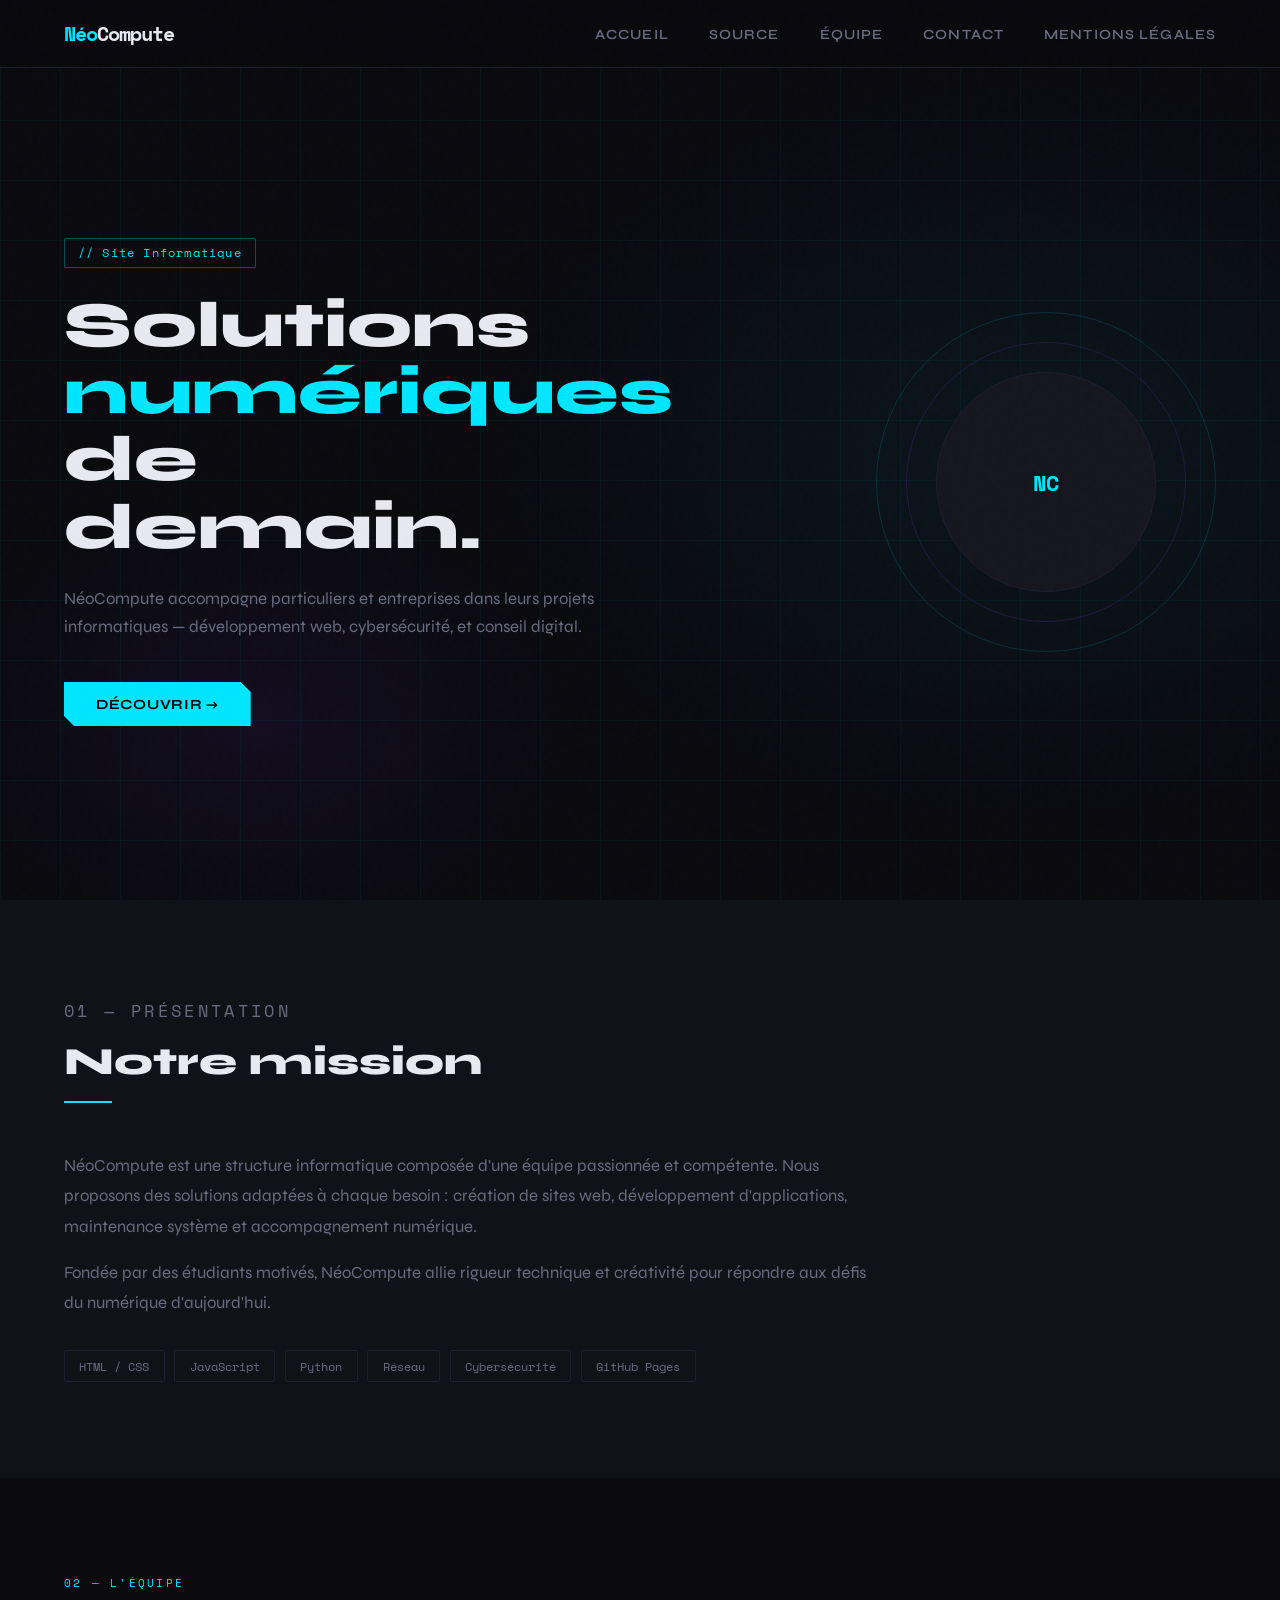
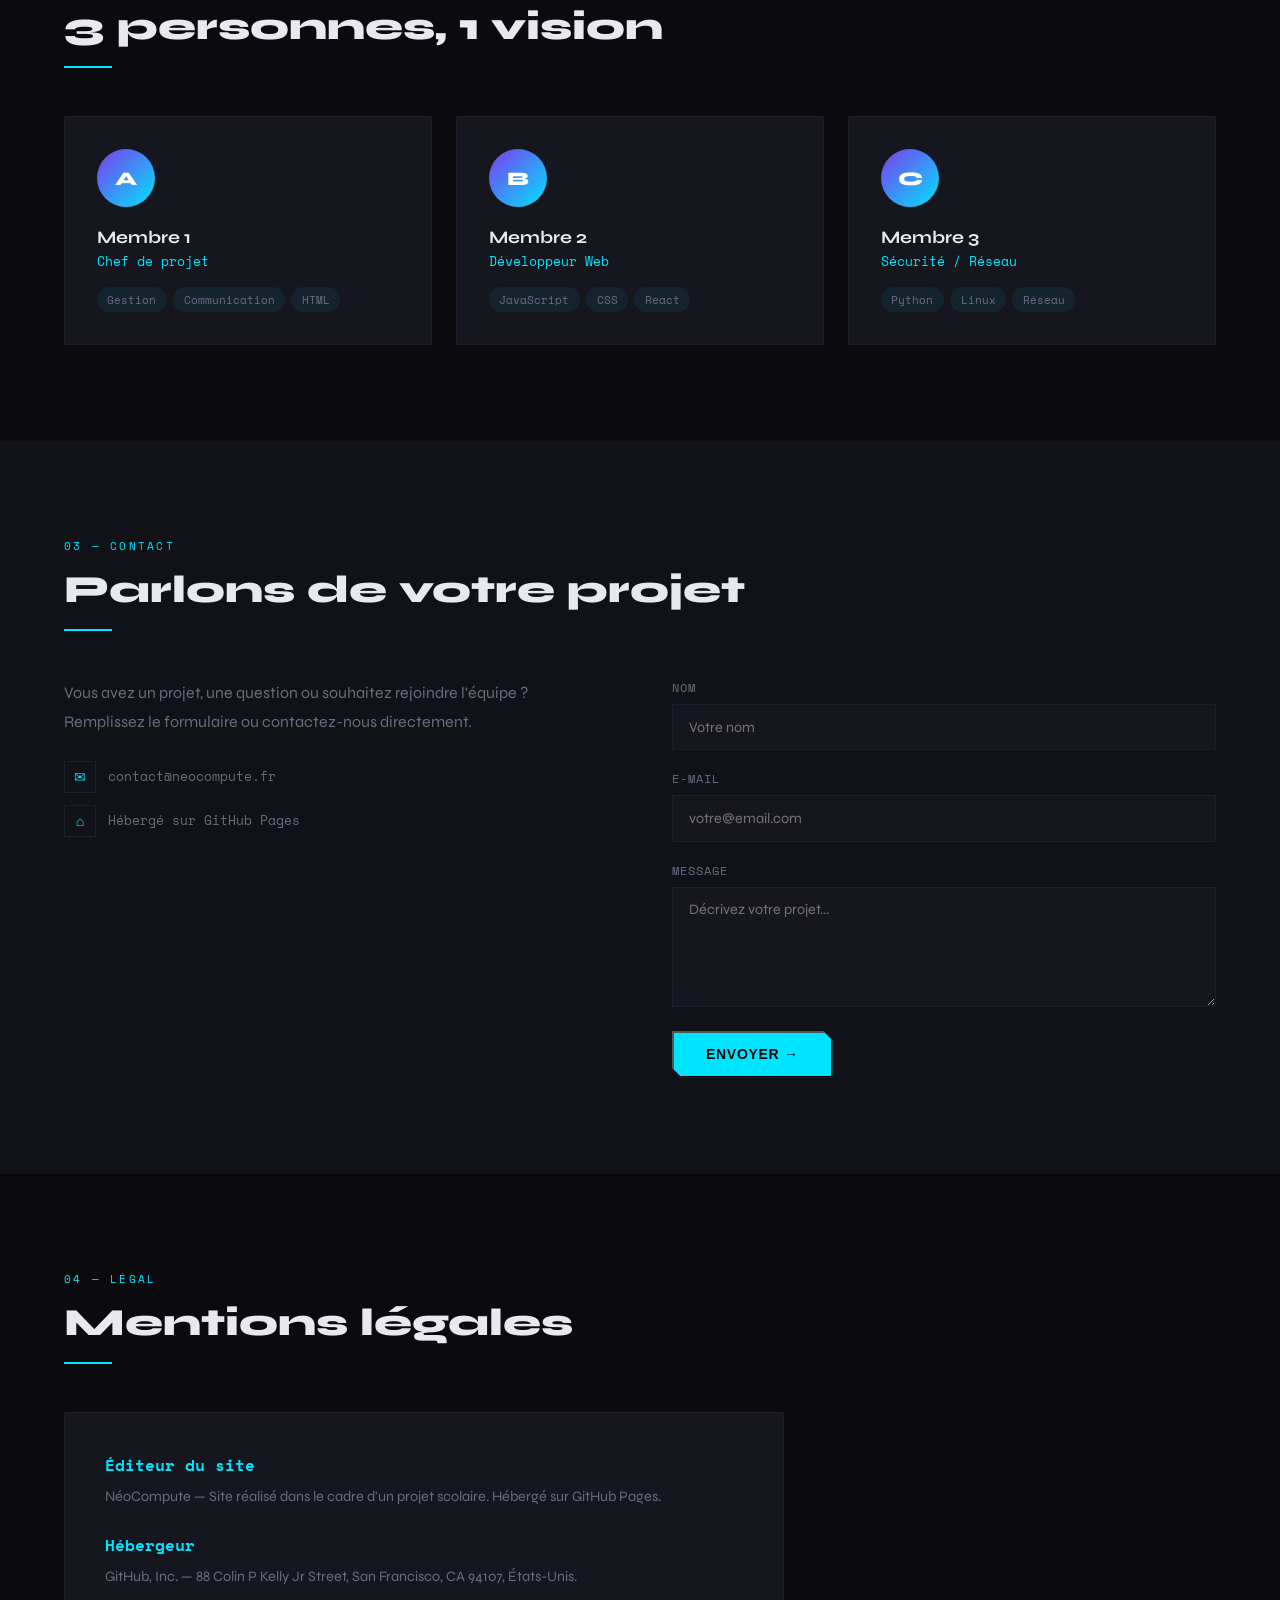
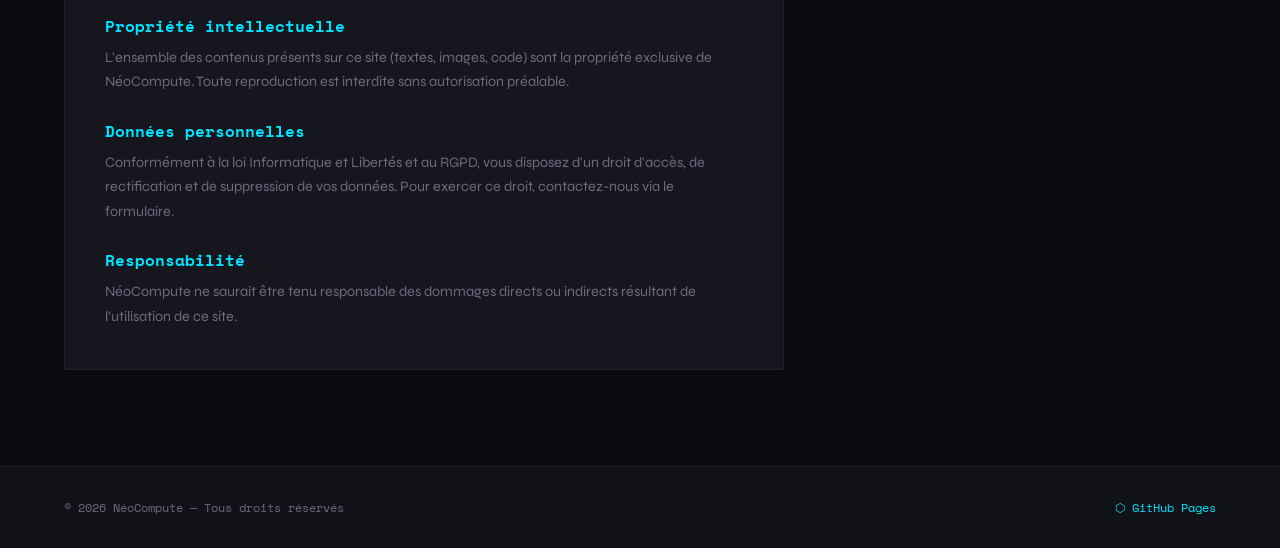
<file: anciensite.html>
<!DOCTYPE html>
<html lang="fr">
<head>
  <meta charset="UTF-8" />
  <meta name="viewport" content="width=device-width, initial-scale=1.0"/>
  <title>NéoCompute</title>
  <link href="https://fonts.googleapis.com/css2?family=Space+Mono:wght@400;700&family=Syne:wght@400;600;800&display=swap" rel="stylesheet"/>
  <style>
    :root {
      --bg: #0a0a0f;
      --surface: #111118;
      --card: #16161f;
      --accent: #00e5ff;
      --accent2: #7c3aed;
      --text: #e8e8f0;
      --muted: #6b6b80;
      --border: #1e1e2e;
    }

    * { margin: 0; padding: 0; box-sizing: border-box; }

    html { scroll-behavior: smooth; }

    body {
      font-family: 'Syne', sans-serif;
      background: var(--bg);
      color: var(--text);
      overflow-x: hidden;
    }

    /* ── NOISE OVERLAY ── */
    body::before {
      content: '';
      position: fixed;
      inset: 0;
      background-image: url("data:image/svg+xml,%3Csvg viewBox='0 0 200 200' xmlns='http://www.w3.org/2000/svg'%3E%3Cfilter id='n'%3E%3CfeTurbulence type='fractalNoise' baseFrequency='0.9' numOctaves='4' stitchTiles='stitch'/%3E%3C/filter%3E%3Crect width='100%25' height='100%25' filter='url(%23n)' opacity='0.03'/%3E%3C/svg%3E");
      pointer-events: none;
      z-index: 999;
      opacity: .4;
    }

    /* ── NAV ── */
    nav {
      position: fixed;
      top: 0; left: 0; right: 0;
      z-index: 100;
      display: flex;
      align-items: center;
      justify-content: space-between;
      padding: 1.2rem 4rem;
      background: rgba(10,10,15,0.85);
      backdrop-filter: blur(14px);
      border-bottom: 1px solid var(--border);
    }

    .nav-logo {
      font-family: 'Space Mono', monospace;
      font-size: 1.25rem;
      font-weight: 700;
      color: var(--accent);
      letter-spacing: -1px;
    }
    .nav-logo span { color: var(--text); }

    nav ul {
      list-style: none;
      display: flex;
      gap: 2.5rem;
    }

    nav ul li a {
      text-decoration: none;
      color: var(--muted);
      font-size: .875rem;
      font-weight: 600;
      letter-spacing: .08em;
      text-transform: uppercase;
      transition: color .2s;
      position: relative;
    }
    nav ul li a::after {
      content: '';
      position: absolute;
      bottom: -4px; left: 0;
      width: 0; height: 1px;
      background: var(--accent);
      transition: width .25s;
    }
    nav ul li a:hover { color: var(--accent); }
    nav ul li a:hover::after { width: 100%; }

    /* ── HERO ── */
    #accueil {
      min-height: 100vh;
      display: flex;
      align-items: center;
      justify-content: space-between;
      padding: 8rem 4rem 4rem;
      position: relative;
      overflow: hidden;
    }

    .hero-bg {
      position: absolute;
      inset: 0;
      background:
        radial-gradient(ellipse 60% 60% at 80% 50%, rgba(0,229,255,.06) 0%, transparent 70%),
        radial-gradient(ellipse 40% 40% at 20% 80%, rgba(124,58,237,.08) 0%, transparent 60%);
    }

    .hero-grid {
      position: absolute;
      inset: 0;
      background-image:
        linear-gradient(rgba(0,229,255,.04) 1px, transparent 1px),
        linear-gradient(90deg, rgba(0,229,255,.04) 1px, transparent 1px);
      background-size: 60px 60px;
    }

    .hero-content {
      position: relative;
      max-width: 560px;
    }

    .hero-tag {
      display: inline-block;
      font-family: 'Space Mono', monospace;
      font-size: .75rem;
      color: var(--accent);
      border: 1px solid rgba(0,229,255,.3);
      padding: .35rem .8rem;
      border-radius: 2px;
      margin-bottom: 1.5rem;
      letter-spacing: .1em;
    }

    .hero-title {
      font-size: clamp(2.5rem, 5vw, 4rem);
      font-weight: 800;
      line-height: 1.05;
      margin-bottom: 1.5rem;
    }
    .hero-title .hl { color: var(--accent); }

    .hero-sub {
      color: var(--muted);
      font-size: 1.05rem;
      line-height: 1.7;
      margin-bottom: 2.5rem;
    }

    .btn {
      display: inline-block;
      padding: .85rem 2rem;
      background: var(--accent);
      color: #000;
      font-weight: 700;
      font-size: .875rem;
      letter-spacing: .05em;
      text-transform: uppercase;
      text-decoration: none;
      clip-path: polygon(0 0, calc(100% - 10px) 0, 100% 10px, 100% 100%, 10px 100%, 0 calc(100% - 10px));
      transition: opacity .2s;
    }
    .btn:hover { opacity: .85; }

    .hero-logo-box {
      position: relative;
      width: 340px;
      height: 340px;
      flex-shrink: 0;
    }
    .logo-ring {
      position: absolute;
      inset: 0;
      border: 1px solid rgba(0,229,255,.15);
      border-radius: 50%;
      animation: spin 20s linear infinite;
    }
    .logo-ring:nth-child(2) {
      inset: 30px;
      border-color: rgba(124,58,237,.2);
      animation-duration: 14s;
      animation-direction: reverse;
    }
    .logo-inner {
      position: absolute;
      inset: 60px;
      background: var(--card);
      border-radius: 50%;
      border: 1px solid var(--border);
      display: flex;
      align-items: center;
      justify-content: center;
      font-family: 'Space Mono', monospace;
      font-size: 1.4rem;
      font-weight: 700;
      color: var(--accent);
    }
    @keyframes spin { to { transform: rotate(360deg); } }

    /* ── SECTIONS ── */
    section {
      padding: 6rem 4rem;
    }

    .section-label {
      font-family: 'Space Mono', monospace;
      font-size: .7rem;
      color: var(--accent);
      letter-spacing: .2em;
      text-transform: uppercase;
      margin-bottom: .75rem;
    }
    .section-title {
      font-size: clamp(1.8rem, 3vw, 2.8rem);
      font-weight: 800;
      margin-bottom: 1rem;
    }
    .section-divider {
      width: 48px;
      height: 2px;
      background: var(--accent);
      margin-bottom: 3rem;
    }

    /* ── SOURCE / PRÉSENTATION ── */
    #source {
      background: var(--surface);
    }
    .source-inner {
      max-width: 820px;
    }
    .source-inner p {
      color: var(--muted);
      font-size: 1.05rem;
      line-height: 1.8;
    }
    .source-inner p + p { margin-top: 1rem; }

    .tech-tags {
      display: flex;
      flex-wrap: wrap;
      gap: .6rem;
      margin-top: 2rem;
    }
    .tech-tag {
      font-family: 'Space Mono', monospace;
      font-size: .75rem;
      padding: .4rem .9rem;
      border: 1px solid var(--border);
      border-radius: 2px;
      color: var(--muted);
      transition: border-color .2s, color .2s;
    }
    .tech-tag:hover { border-color: var(--accent); color: var(--accent); }

    /* ── ÉQUIPE ── */
    #equipe { background: var(--bg); }

    .team-grid {
      display: grid;
      grid-template-columns: repeat(auto-fit, minmax(260px, 1fr));
      gap: 1.5rem;
    }

    .team-card {
      background: var(--card);
      border: 1px solid var(--border);
      padding: 2rem;
      position: relative;
      overflow: hidden;
      transition: border-color .25s, transform .25s;
    }
    .team-card::before {
      content: '';
      position: absolute;
      top: 0; left: 0;
      width: 3px; height: 0;
      background: var(--accent);
      transition: height .3s;
    }
    .team-card:hover { border-color: rgba(0,229,255,.3); transform: translateY(-4px); }
    .team-card:hover::before { height: 100%; }

    .team-avatar {
      width: 58px; height: 58px;
      border-radius: 50%;
      background: linear-gradient(135deg, var(--accent2), var(--accent));
      display: flex;
      align-items: center;
      justify-content: center;
      font-weight: 800;
      font-size: 1.2rem;
      color: #fff;
      margin-bottom: 1.25rem;
    }
    .team-name {
      font-size: 1.1rem;
      font-weight: 700;
      margin-bottom: .25rem;
    }
    .team-role {
      font-size: .8rem;
      color: var(--accent);
      font-family: 'Space Mono', monospace;
      margin-bottom: 1rem;
    }
    .team-skills {
      display: flex;
      flex-wrap: wrap;
      gap: .4rem;
    }
    .skill-pill {
      font-size: .7rem;
      padding: .25rem .65rem;
      background: rgba(0,229,255,.07);
      color: var(--muted);
      border-radius: 20px;
      font-family: 'Space Mono', monospace;
    }

    /* ── CONTACT ── */
    #contact { background: var(--surface); }

    .contact-wrap {
      display: grid;
      grid-template-columns: 1fr 1fr;
      gap: 4rem;
      align-items: start;
    }

    .contact-info p {
      color: var(--muted);
      line-height: 1.8;
      margin-bottom: 1.5rem;
    }
    .contact-detail {
      display: flex;
      align-items: center;
      gap: .75rem;
      margin-bottom: .75rem;
      font-family: 'Space Mono', monospace;
      font-size: .8rem;
      color: var(--muted);
    }
    .contact-icon {
      width: 32px; height: 32px;
      border: 1px solid var(--border);
      display: flex; align-items: center; justify-content: center;
      color: var(--accent);
      font-size: .9rem;
    }

    .form-group { margin-bottom: 1.25rem; }
    .form-group label {
      display: block;
      font-size: .75rem;
      font-family: 'Space Mono', monospace;
      color: var(--muted);
      margin-bottom: .5rem;
      letter-spacing: .08em;
      text-transform: uppercase;
    }
    .form-group input,
    .form-group textarea {
      width: 100%;
      background: var(--card);
      border: 1px solid var(--border);
      color: var(--text);
      padding: .85rem 1rem;
      font-family: 'Syne', sans-serif;
      font-size: .9rem;
      outline: none;
      transition: border-color .2s;
      resize: vertical;
    }
    .form-group input:focus,
    .form-group textarea:focus {
      border-color: var(--accent);
    }
    .form-group textarea { min-height: 120px; }

    #form-msg {
      display: none;
      margin-top: 1rem;
      padding: .85rem 1rem;
      background: rgba(0,229,255,.1);
      border: 1px solid rgba(0,229,255,.3);
      color: var(--accent);
      font-family: 'Space Mono', monospace;
      font-size: .8rem;
    }

    /* ── MENTIONS LÉGALES ── */
    #mentions { background: var(--bg); }

    .mentions-box {
      max-width: 720px;
      background: var(--card);
      border: 1px solid var(--border);
      padding: 2.5rem;
    }
    .mentions-box h3 {
      font-size: 1rem;
      color: var(--accent);
      font-family: 'Space Mono', monospace;
      margin-top: 1.5rem;
      margin-bottom: .5rem;
    }
    .mentions-box h3:first-child { margin-top: 0; }
    .mentions-box p {
      color: var(--muted);
      font-size: .9rem;
      line-height: 1.7;
    }

    /* ── FOOTER ── */
    footer {
      background: var(--surface);
      border-top: 1px solid var(--border);
      padding: 2rem 4rem;
      display: flex;
      align-items: center;
      justify-content: space-between;
    }
    footer p {
      font-family: 'Space Mono', monospace;
      font-size: .75rem;
      color: var(--muted);
    }
    .gh-link {
      font-family: 'Space Mono', monospace;
      font-size: .75rem;
      color: var(--accent);
      text-decoration: none;
    }
    .gh-link:hover { text-decoration: underline; }

    /* ── SCROLL ANIMATIONS ── */
    .fade-in {
      opacity: 0;
      transform: translateY(24px);
      transition: opacity .6s ease, transform .6s ease;
    }
    .fade-in.visible {
      opacity: 1;
      transform: translateY(0);
    }

    @media (max-width: 768px) {
      nav { padding: 1rem 1.5rem; }
      nav ul { gap: 1.2rem; }
      #accueil { flex-direction: column; padding: 7rem 1.5rem 3rem; gap: 3rem; }
      .hero-logo-box { width: 220px; height: 220px; }
      section { padding: 4rem 1.5rem; }
      .contact-wrap { grid-template-columns: 1fr; gap: 2rem; }
      footer { flex-direction: column; gap: 1rem; text-align: center; }
    }
  </style>
</head>
<body>

<!-- NAV -->
<nav>
  <div class="nav-logo">Néo<span>Compute</span></div>
  <ul>
    <li><a href="#accueil">Accueil</a></li>
    <li><a href="#source">Source</a></li>
    <li><a href="#equipe">Équipe</a></li>
    <li><a href="#contact">Contact</a></li>
    <li><a href="#mentions">Mentions légales</a></li>
  </ul>
</nav>

<!-- HERO -->
<section id="accueil">
  <div class="hero-bg"></div>
  <div class="hero-grid"></div>

  <div class="hero-content fade-in">
    <span class="hero-tag">// Site Informatique</span>
    <h1 class="hero-title">Solutions<br><span class="hl">numériques</span><br>de demain.</h1>
    <p class="hero-sub">NéoCompute accompagne particuliers et entreprises dans leurs projets informatiques — développement web, cybersécurité, et conseil digital.</p>
    <a href="#source" class="btn">Découvrir →</a>
  </div>

  <div class="hero-logo-box fade-in">
    <div class="logo-ring"></div>
    <div class="logo-ring"></div>
    <div class="logo-inner">NC</div>
  </div>
</section>

<!-- SOURCE / PRÉSENTATION -->
<section id="source">
  <div class="source-inner fade-in">
    <p class="section-label">01 — Présentation</p>
    <h2 class="section-title">Notre mission</h2>
    <div class="section-divider"></div>
    <p>NéoCompute est une structure informatique composée d'une équipe passionnée et compétente. Nous proposons des solutions adaptées à chaque besoin : création de sites web, développement d'applications, maintenance système et accompagnement numérique.</p>
    <p>Fondée par des étudiants motivés, NéoCompute allie rigueur technique et créativité pour répondre aux défis du numérique d'aujourd'hui.</p>
    <div class="tech-tags">
      <span class="tech-tag">HTML / CSS</span>
      <span class="tech-tag">JavaScript</span>
      <span class="tech-tag">Python</span>
      <span class="tech-tag">Réseau</span>
      <span class="tech-tag">Cybersécurité</span>
      <span class="tech-tag">GitHub Pages</span>
    </div>
  </div>
</section>

<!-- ÉQUIPE -->
<section id="equipe">
  <div class="fade-in">
    <p class="section-label">02 — L'équipe</p>
    <h2 class="section-title">3 personnes, 1 vision</h2>
    <div class="section-divider"></div>
  </div>
  <div class="team-grid">
    <div class="team-card fade-in">
      <div class="team-avatar">A</div>
      <div class="team-name">Membre 1</div>
      <div class="team-role">Chef de projet</div>
      <div class="team-skills">
        <span class="skill-pill">Gestion</span>
        <span class="skill-pill">Communication</span>
        <span class="skill-pill">HTML</span>
      </div>
    </div>
    <div class="team-card fade-in">
      <div class="team-avatar">B</div>
      <div class="team-name">Membre 2</div>
      <div class="team-role">Développeur Web</div>
      <div class="team-skills">
        <span class="skill-pill">JavaScript</span>
        <span class="skill-pill">CSS</span>
        <span class="skill-pill">React</span>
      </div>
    </div>
    <div class="team-card fade-in">
      <div class="team-avatar">C</div>
      <div class="team-name">Membre 3</div>
      <div class="team-role">Sécurité / Réseau</div>
      <div class="team-skills">
        <span class="skill-pill">Python</span>
        <span class="skill-pill">Linux</span>
        <span class="skill-pill">Réseau</span>
      </div>
    </div>
  </div>
</section>

<!-- CONTACT -->
<section id="contact">
  <div class="fade-in">
    <p class="section-label">03 — Contact</p>
    <h2 class="section-title">Parlons de votre projet</h2>
    <div class="section-divider"></div>
  </div>
  <div class="contact-wrap">
    <div class="contact-info fade-in">
      <p>Vous avez un projet, une question ou souhaitez rejoindre l'équipe ? Remplissez le formulaire ou contactez-nous directement.</p>
      <div class="contact-detail">
        <div class="contact-icon">✉</div>
        contact@neocompute.fr
      </div>
      <div class="contact-detail">
        <div class="contact-icon">⌂</div>
        Hébergé sur GitHub Pages
      </div>
    </div>
    <div class="fade-in">
      <form id="contactForm">
        <div class="form-group">
          <label>Nom</label>
          <input type="text" placeholder="Votre nom" required />
        </div>
        <div class="form-group">
          <label>E-mail</label>
          <input type="email" placeholder="votre@email.com" required />
        </div>
        <div class="form-group">
          <label>Message</label>
          <textarea placeholder="Décrivez votre projet..."></textarea>
        </div>
        <button type="submit" class="btn">Envoyer →</button>
      </form>
      <div id="form-msg">✓ Message envoyé ! Nous reviendrons vers vous rapidement.</div>
    </div>
  </div>
</section>

<!-- MENTIONS LÉGALES -->
<section id="mentions">
  <div class="fade-in">
    <p class="section-label">04 — Légal</p>
    <h2 class="section-title">Mentions légales</h2>
    <div class="section-divider"></div>
  </div>
  <div class="mentions-box fade-in">
    <h3>Éditeur du site</h3>
    <p>NéoCompute — Site réalisé dans le cadre d'un projet scolaire. Hébergé sur GitHub Pages.</p>

    <h3>Hébergeur</h3>
    <p>GitHub, Inc. — 88 Colin P Kelly Jr Street, San Francisco, CA 94107, États-Unis.</p>

    <h3>Propriété intellectuelle</h3>
    <p>L'ensemble des contenus présents sur ce site (textes, images, code) sont la propriété exclusive de NéoCompute. Toute reproduction est interdite sans autorisation préalable.</p>

    <h3>Données personnelles</h3>
    <p>Conformément à la loi Informatique et Libertés et au RGPD, vous disposez d'un droit d'accès, de rectification et de suppression de vos données. Pour exercer ce droit, contactez-nous via le formulaire.</p>

    <h3>Responsabilité</h3>
    <p>NéoCompute ne saurait être tenu responsable des dommages directs ou indirects résultant de l'utilisation de ce site.</p>
  </div>
</section>

<!-- FOOTER -->
<footer>
  <p>© 2026 NéoCompute — Tous droits réservés</p>
  <a href="https://pages.github.com" class="gh-link" target="_blank">⬡ GitHub Pages</a>
</footer>

<script>
  // Scroll animations
  const fadeEls = document.querySelectorAll('.fade-in');
  const obs = new IntersectionObserver(entries => {
    entries.forEach((e, i) => {
      if (e.isIntersecting) {
        setTimeout(() => e.target.classList.add('visible'), i * 80);
        obs.unobserve(e.target);
      }
    });
  }, { threshold: 0.12 });
  fadeEls.forEach(el => obs.observe(el));

  // Trigger hero immediately
  document.querySelectorAll('#accueil .fade-in').forEach((el, i) => {
    setTimeout(() => el.classList.add('visible'), 200 + i * 200);
  });

  // Form
  document.getElementById('contactForm').addEventListener('submit', function(e) {
    e.preventDefault();
    this.style.display = 'none';
    document.getElementById('form-msg').style.display = 'block';
  });
</script>
</body>
</html>
</file>
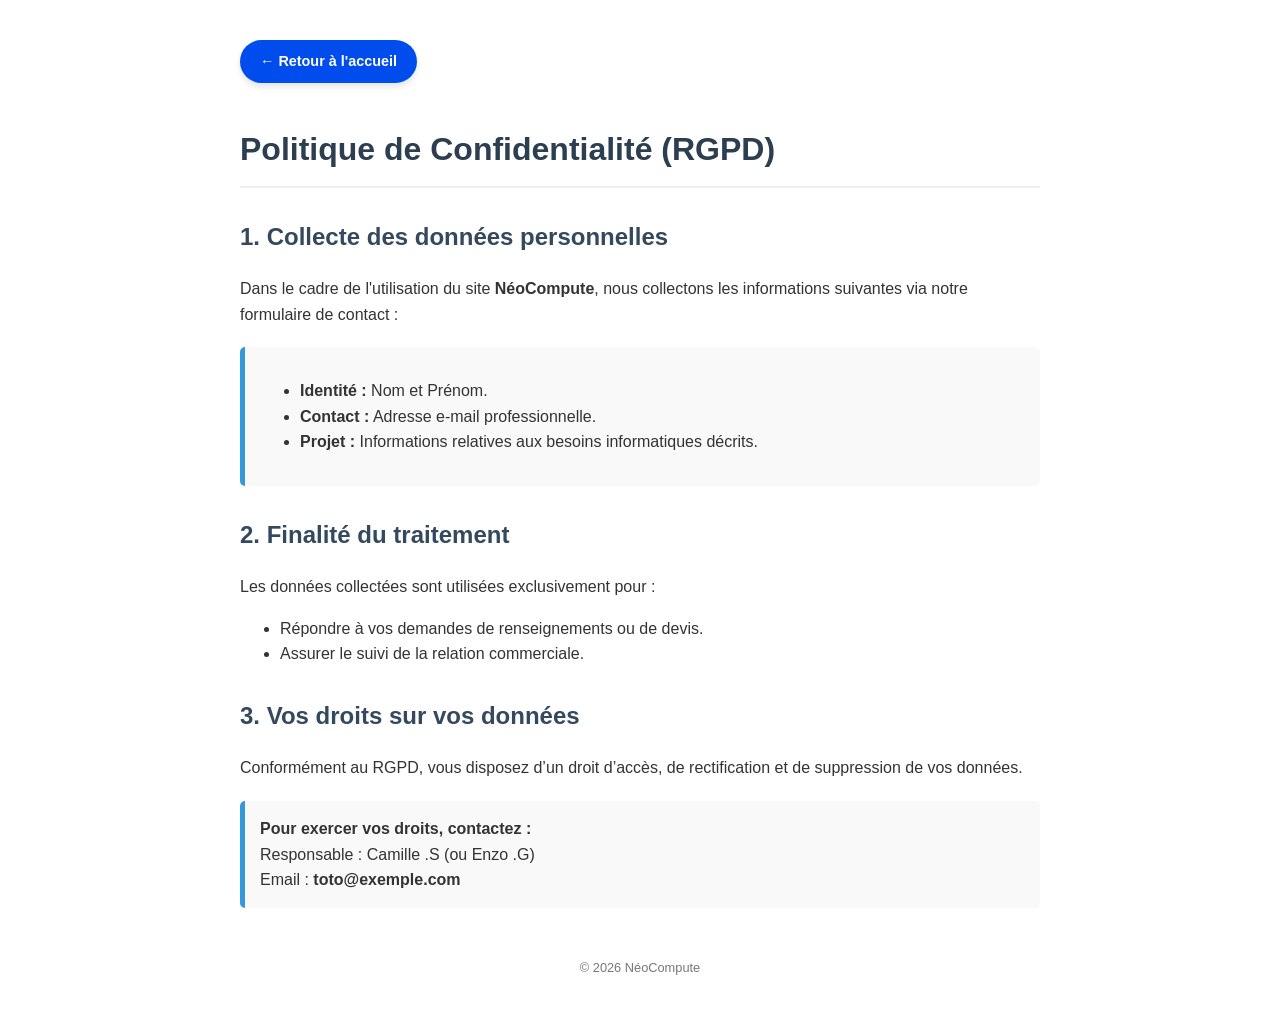
<file: codeslam/confidentialite.html>
<!DOCTYPE html>
<html lang="fr">

<head>
    <meta charset="UTF-8">
    <meta name="viewport" content="width=device-width, initial-scale=1.0">
    <a href="../index.html" class="back-button">← Retour à l'accueil</a>
    <title>Politique de Confidentialité - NéoCompute</title>
    <style>
        body {
            font-family: sans-serif;
            line-height: 1.6;
            color: #333;
            max-width: 800px;
            margin: 40px auto;
            padding: 0 20px;
        }

        h1 {
            color: #2c3e50;
            border-bottom: 2px solid #eee;
            padding-bottom: 10px;
        }

        h2 {
            color: #34495e;
            margin-top: 30px;
        }

        .info-box {
            background: #f9f9f9;
            padding: 15px;
            border-radius: 5px;
            border-left: 5px solid #3498db;
            margin: 20px 0;
        }

        .back-button {
            display: inline-block;
            padding: 10px 20px;
            background-color: #004ced;
            /* Le bleu de NéoCompute */
            color: white;
            text-decoration: none;
            border-radius: 50px;
            font-weight: 600;
            font-size: 0.9em;
            margin-bottom: 20px;
            transition: all 0.3s ease;
            box-shadow: 0 4px 6px rgba(0, 0, 0, 0.1);
        }

        .back-button:hover {
            background-color: #0037b3;
            transform: translateY(-2px);
            box-shadow: 0 6px 12px rgba(0, 0, 0, 0.15);
        }

        .contact-box {
            background: #f9f9f9;
            padding: 15px;
            border-radius: 5px;
            border-left: 5px solid #3498db;
        }

        footer {
            margin-top: 50px;
            font-size: 0.8em;
            color: #777;
            text-align: center;
        }
    </style>
</head>

<body>

    <h1>Politique de Confidentialité (RGPD)</h1>

    <section>
        <h2>1. Collecte des données personnelles</h2>
        <p>Dans le cadre de l'utilisation du site <strong>NéoCompute</strong>, nous collectons les informations
            suivantes via notre formulaire de contact :</p>
        <div class="info-box">
            <ul>
                <li><strong>Identité :</strong> Nom et Prénom.</li>
                <li><strong>Contact :</strong> Adresse e-mail professionnelle.</li>
                <li><strong>Projet :</strong> Informations relatives aux besoins informatiques décrits.</li>
            </ul>
        </div>
    </section>

    <section>
        <h2>2. Finalité du traitement</h2>
        <p>Les données collectées sont utilisées exclusivement pour :</p>
        <ul>
            <li>Répondre à vos demandes de renseignements ou de devis.</li>
            <li>Assurer le suivi de la relation commerciale.</li>
        </ul>
    </section>

    <section>
        <h2>3. Vos droits sur vos données</h2>
        <p>Conformément au RGPD, vous disposez d’un droit d’accès, de rectification et de suppression de vos données.
        </p>
        <div class="info-box">
            <strong>Pour exercer vos droits, contactez :</strong><br>
            Responsable : Camille .S (ou Enzo .G)<br>
            Email : <strong>toto@exemple.com</strong>
        </div>
    </section>

    <footer>
        <p>&copy; 2026 NéoCompute </p>
    </footer>

</body>

</html>
</file>
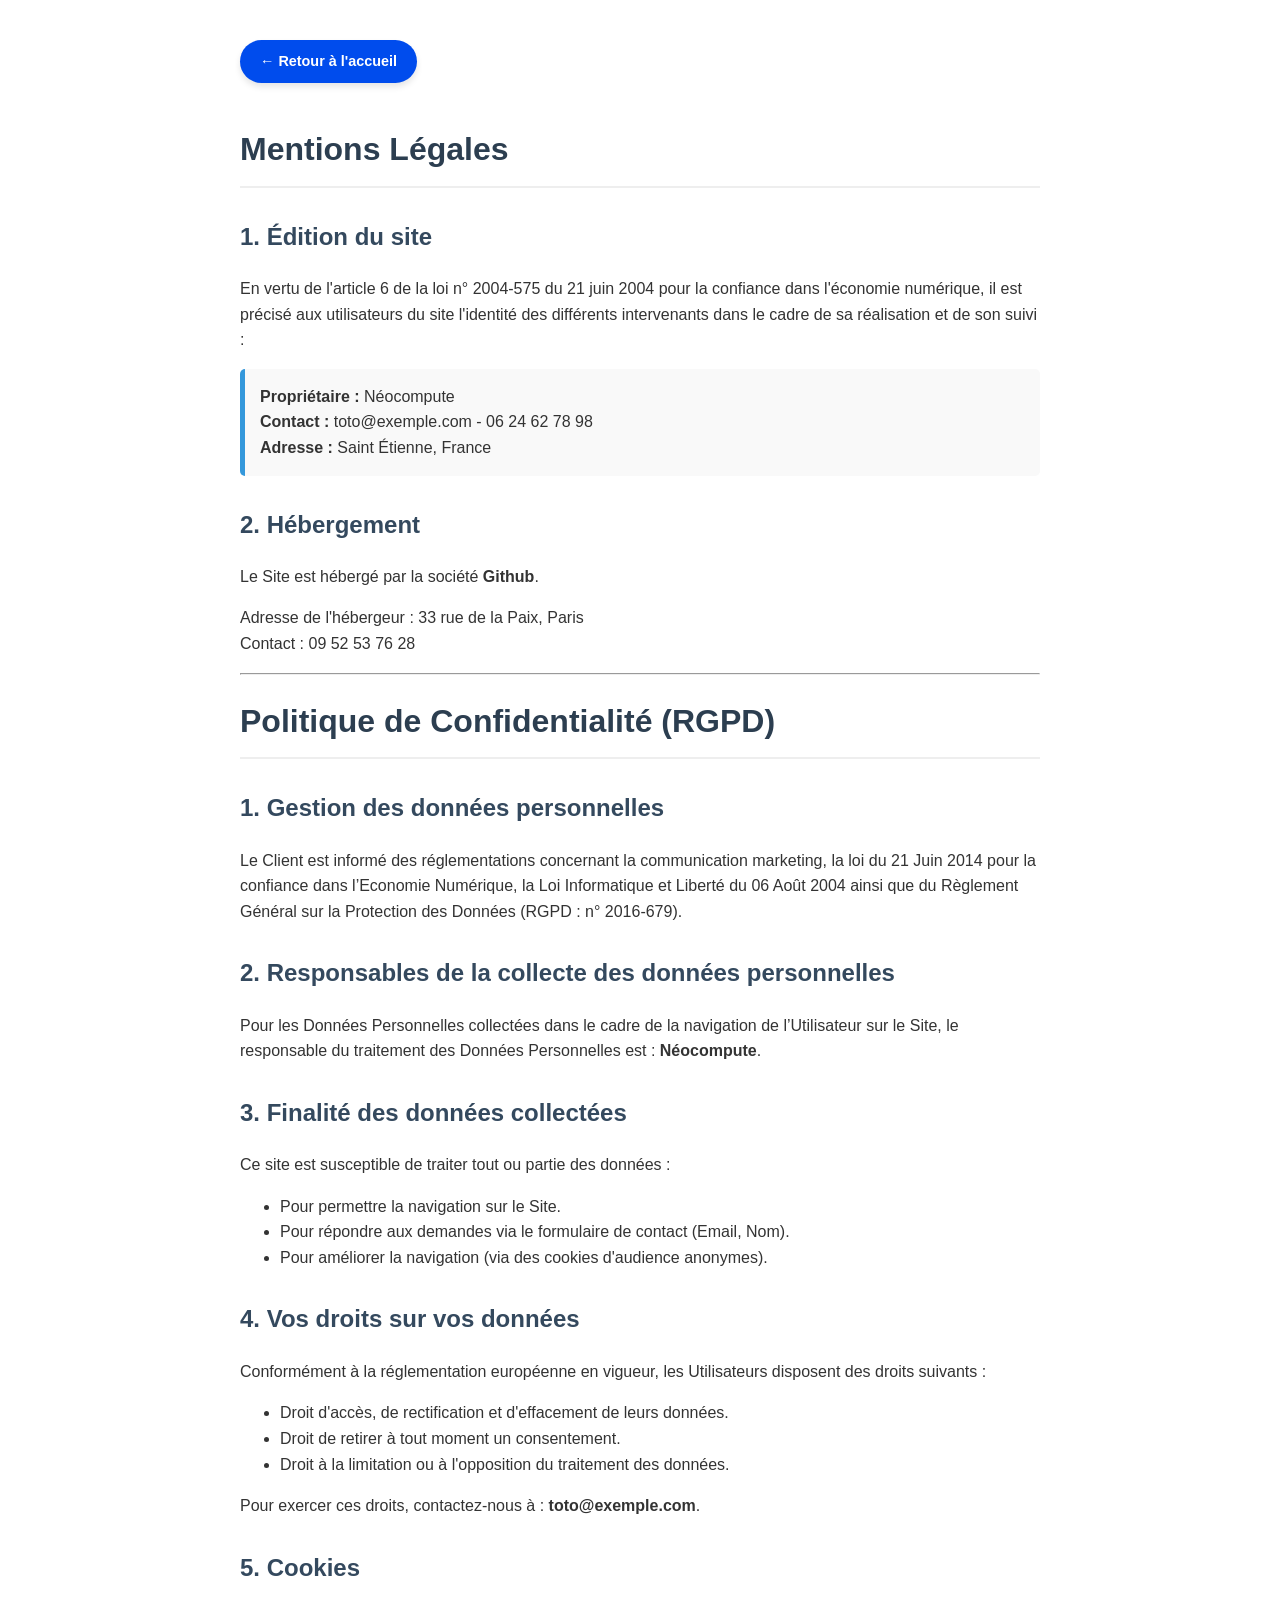
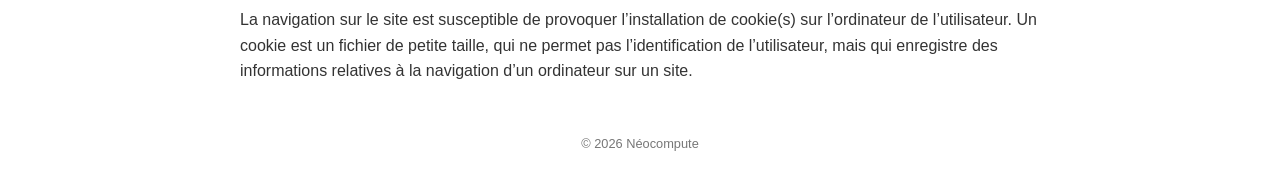
<file: codeslam/mentionslegale.html>
<!DOCTYPE html>
<html lang="fr">

<head>
    <meta charset="UTF-8">
    <meta name="viewport" content="width=device-width, initial-scale=1.0">
    <a href="../index.html" class="back-button">← Retour à l'accueil</a>
    <title>Mentions Légales & RGPD - Néocompute</title>
    <style>
        body {
            font-family: sans-serif;
            line-height: 1.6;
            color: #333;
            max-width: 800px;
            margin: 40px auto;
            padding: 0 20px;
        }

        h1 {
            color: #2c3e50;
            border-bottom: 2px solid #eee;
            padding-bottom: 10px;
        }

        h2 {
            color: #34495e;
            margin-top: 30px;
        }

        .back-button {
            display: inline-block;
            padding: 10px 20px;
            background-color: #004ced;
            /* Le bleu de NéoCompute */
            color: white;
            text-decoration: none;
            border-radius: 50px;
            font-weight: 600;
            font-size: 0.9em;
            margin-bottom: 20px;
            transition: all 0.3s ease;
            box-shadow: 0 4px 6px rgba(0, 0, 0, 0.1);
        }

        .back-button:hover {
            background-color: #0037b3;
            transform: translateY(-2px);
            box-shadow: 0 6px 12px rgba(0, 0, 0, 0.15);
        }

        .contact-box {
            background: #f9f9f9;
            padding: 15px;
            border-radius: 5px;
            border-left: 5px solid #3498db;
        }

        footer {
            margin-top: 50px;
            font-size: 0.8em;
            color: #777;
            text-align: center;
        }
    </style>
</head>

<body>

    <h1>Mentions Légales</h1>

    <section>
        <h2>1. Édition du site</h2>
        <p>En vertu de l'article 6 de la loi n° 2004-575 du 21 juin 2004 pour la confiance dans l'économie numérique, il
            est précisé aux utilisateurs du site l'identité des différents intervenants dans le cadre de sa réalisation
            et de son suivi :</p>
        <div class="contact-box">
            <strong>Propriétaire :</strong> Néocompute <br>
            <strong>Contact :</strong> toto@exemple.com - 06 24 62 78 98 <br>
            <strong>Adresse :</strong> Saint Étienne, France
        </div>
    </section>
    <section>
        <h2>2. Hébergement</h2>
        <p>Le Site est hébergé par la société <strong>Github</strong>.</p>
        <p>Adresse de l'hébergeur : 33 rue de la Paix, Paris<br>
            Contact : 09 52 53 76 28</p>
    </section>

    <hr>

    <h1>Politique de Confidentialité (RGPD)</h1>

    <section>
        <h2>1. Gestion des données personnelles</h2>
        <p>Le Client est informé des réglementations concernant la communication marketing, la loi du 21 Juin 2014 pour
            la confiance dans l’Economie Numérique, la Loi Informatique et Liberté du 06 Août 2004 ainsi que du
            Règlement Général sur la Protection des Données (RGPD : n° 2016-679).</p>
    </section>

    <section>
        <h2>2. Responsables de la collecte des données personnelles</h2>
        <p>Pour les Données Personnelles collectées dans le cadre de la navigation de l’Utilisateur sur le Site, le
            responsable du traitement des Données Personnelles est : <strong>Néocompute</strong>.</p>
    </section>

    <section>
        <h2>3. Finalité des données collectées</h2>
        <p>Ce site est susceptible de traiter tout ou partie des données :</p>
        <ul>
            <li>Pour permettre la navigation sur le Site.</li>
            <li>Pour répondre aux demandes via le formulaire de contact (Email, Nom).</li>
            <li>Pour améliorer la navigation (via des cookies d'audience anonymes).</li>
        </ul>
    </section>

    <section>
        <h2>4. Vos droits sur vos données</h2>
        <p>Conformément à la réglementation européenne en vigueur, les Utilisateurs disposent des droits suivants :</p>
        <ul>
            <li>Droit d'accès, de rectification et d'effacement de leurs données.</li>
            <li>Droit de retirer à tout moment un consentement.</li>
            <li>Droit à la limitation ou à l'opposition du traitement des données.</li>
        </ul>
        <p>Pour exercer ces droits, contactez-nous à : <strong>toto@exemple.com</strong>.</p>
    </section>

    <section>
        <h2>5. Cookies</h2>
        <p>La navigation sur le site est susceptible de provoquer l’installation de cookie(s) sur l’ordinateur de
            l’utilisateur. Un cookie est un fichier de petite taille, qui ne permet pas l’identification de
            l’utilisateur, mais qui enregistre des informations relatives à la navigation d’un ordinateur sur un site.
        </p>
    </section>

    <footer>
        <p>&copy; 2026 Néocompute </p>
    </footer>

</body>

</html>
</file>
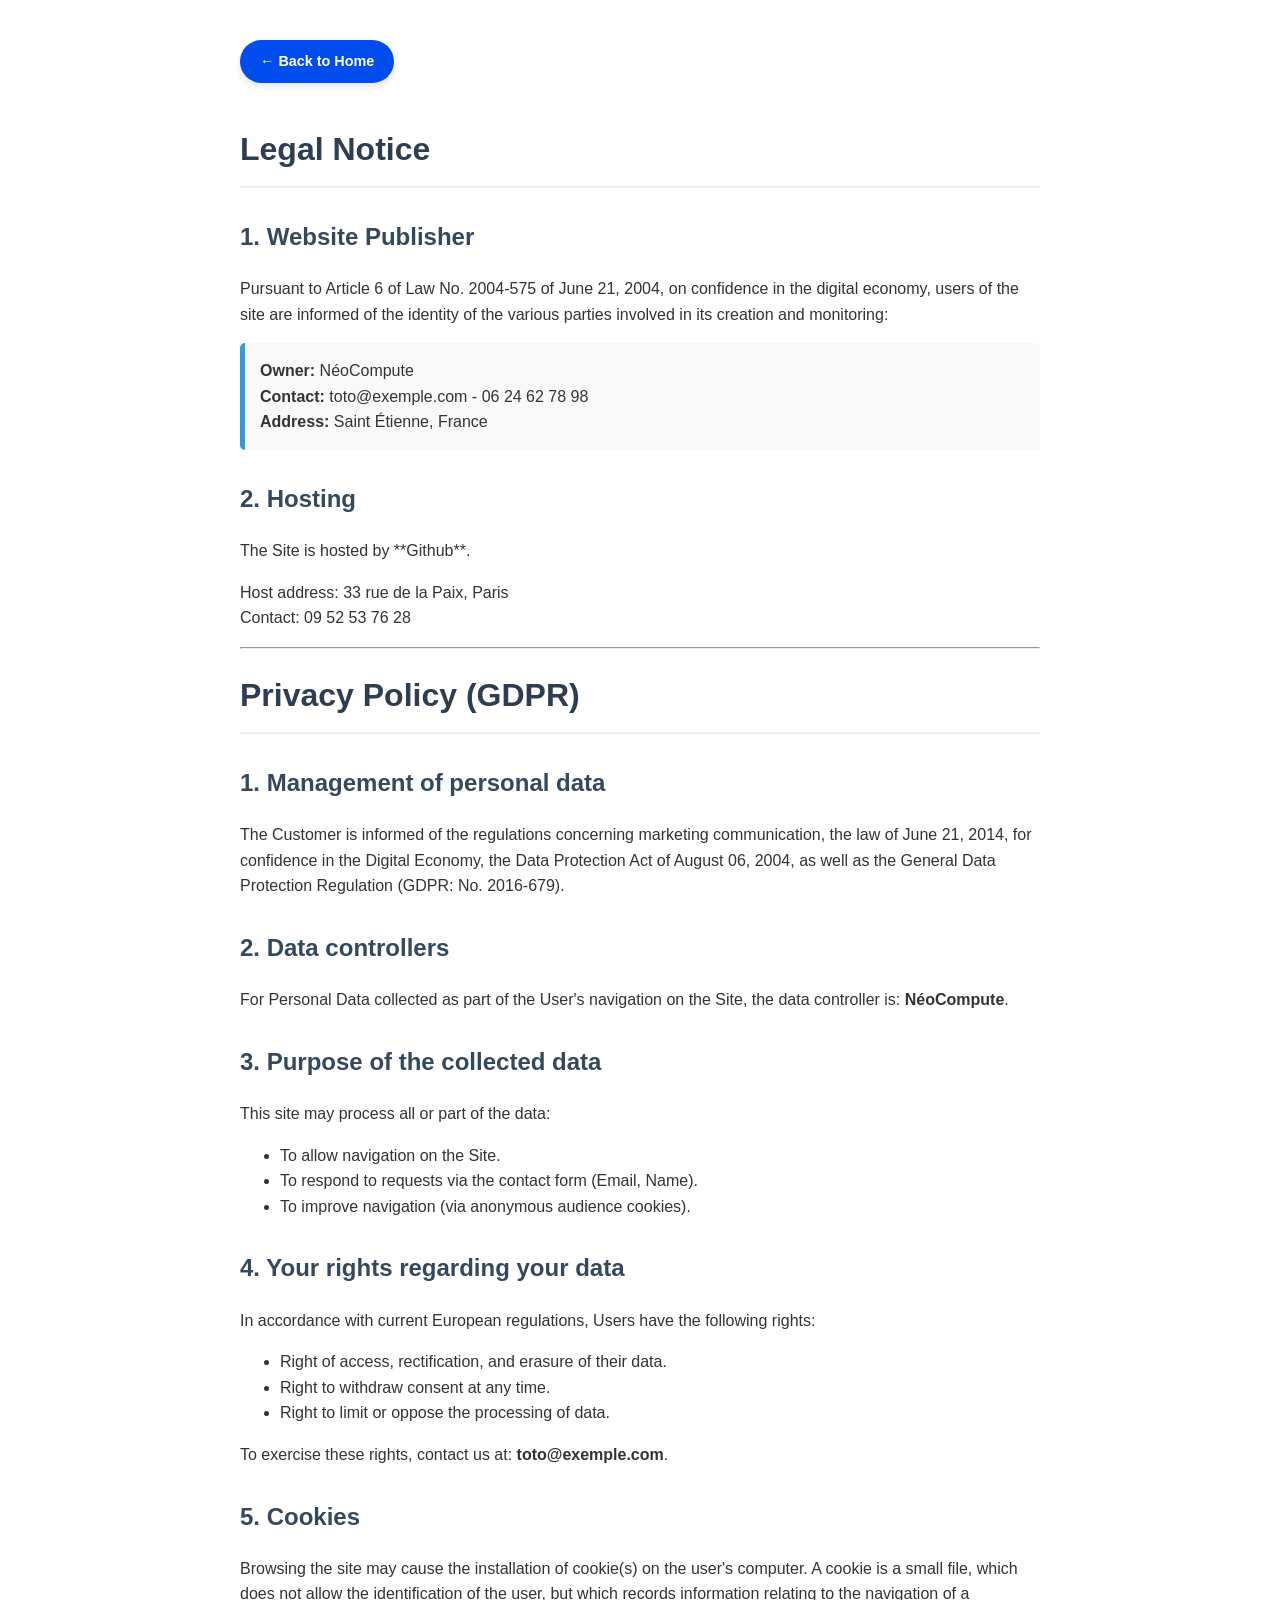
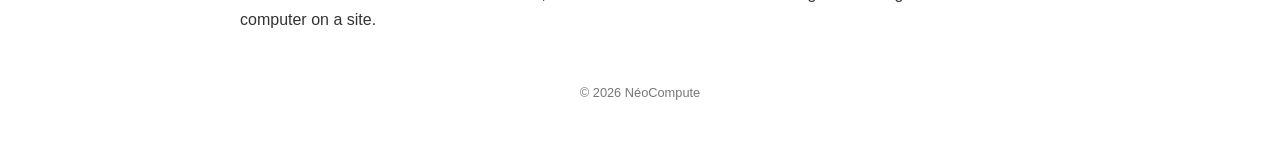
<file: en/legal.html>
<!DOCTYPE html>
<html lang="en">

<head>
    <meta charset="UTF-8">
    <meta name="viewport" content="width=device-width, initial-scale=1.0">
    <title>Legal Notice & GDPR - NéoCompute</title>
    <style>
        body {
            font-family: sans-serif;
            line-height: 1.6;
            color: #333;
            max-width: 800px;
            margin: 40px auto;
            padding: 0 20px;
        }

        h1 {
            color: #2c3e50;
            border-bottom: 2px solid #eee;
            padding-bottom: 10px;
        }

        h2 {
            color: #34495e;
            margin-top: 30px;
        }

        .back-button {
            display: inline-block;
            padding: 10px 20px;
            background-color: #004ced;
            color: white;
            text-decoration: none;
            border-radius: 50px;
            font-weight: 600;
            font-size: 0.9em;
            margin-bottom: 20px;
            transition: all 0.3s ease;
            box-shadow: 0 4px 6px rgba(0, 0, 0, 0.1);
        }

        .back-button:hover {
            background-color: #0037b3;
            transform: translateY(-2px);
            box-shadow: 0 6px 12px rgba(0, 0, 0, 0.15);
        }

        .contact-box {
            background: #f9f9f9;
            padding: 15px;
            border-radius: 5px;
            border-left: 5px solid #3498db;
        }

        footer {
            margin-top: 50px;
            font-size: 0.8em;
            color: #777;
            text-align: center;
        }
    </style>
</head>

<body>

    <a href="index.html" class="back-button">← Back to Home</a>

    <h1>Legal Notice</h1>

    <section>
        <h2>1. Website Publisher</h2>
        <p>Pursuant to Article 6 of Law No. 2004-575 of June 21, 2004, on confidence in the digital economy, users of the site are informed of the identity of the various parties involved in its creation and monitoring:</p>
        <div class="contact-box">
            <strong>Owner:</strong> NéoCompute <br>
            <strong>Contact:</strong> toto@exemple.com - 06 24 62 78 98 <br>
            <strong>Address:</strong> Saint Étienne, France
        </div>
    </section>
    
    <section>
        <h2>2. Hosting</h2>
        <p>The Site is hosted by **Github**.</p>
        <p>Host address: 33 rue de la Paix, Paris<br>
            Contact: 09 52 53 76 28</p>
    </section>

    <hr>

    <h1>Privacy Policy (GDPR)</h1>

    <section>
        <h2>1. Management of personal data</h2>
        <p>The Customer is informed of the regulations concerning marketing communication, the law of June 21, 2014, for confidence in the Digital Economy, the Data Protection Act of August 06, 2004, as well as the General Data Protection Regulation (GDPR: No. 2016-679).</p>
    </section>

    <section>
        <h2>2. Data controllers</h2>
        <p>For Personal Data collected as part of the User's navigation on the Site, the data controller is: <strong>NéoCompute</strong>.</p>
    </section>

    <section>
        <h2>3. Purpose of the collected data</h2>
        <p>This site may process all or part of the data:</p>
        <ul>
            <li>To allow navigation on the Site.</li>
            <li>To respond to requests via the contact form (Email, Name).</li>
            <li>To improve navigation (via anonymous audience cookies).</li>
        </ul>
    </section>

    <section>
        <h2>4. Your rights regarding your data</h2>
        <p>In accordance with current European regulations, Users have the following rights:</p>
        <ul>
            <li>Right of access, rectification, and erasure of their data.</li>
            <li>Right to withdraw consent at any time.</li>
            <li>Right to limit or oppose the processing of data.</li>
        </ul>
        <p>To exercise these rights, contact us at: <strong>toto@exemple.com</strong>.</p>
    </section>

    <section>
        <h2>5. Cookies</h2>
        <p>Browsing the site may cause the installation of cookie(s) on the user's computer. A cookie is a small file, which does not allow the identification of the user, but which records information relating to the navigation of a computer on a site.</p>
    </section>

    <footer>
        <p>&copy; 2026 NéoCompute </p>
    </footer>

</body>

</html>
</file>
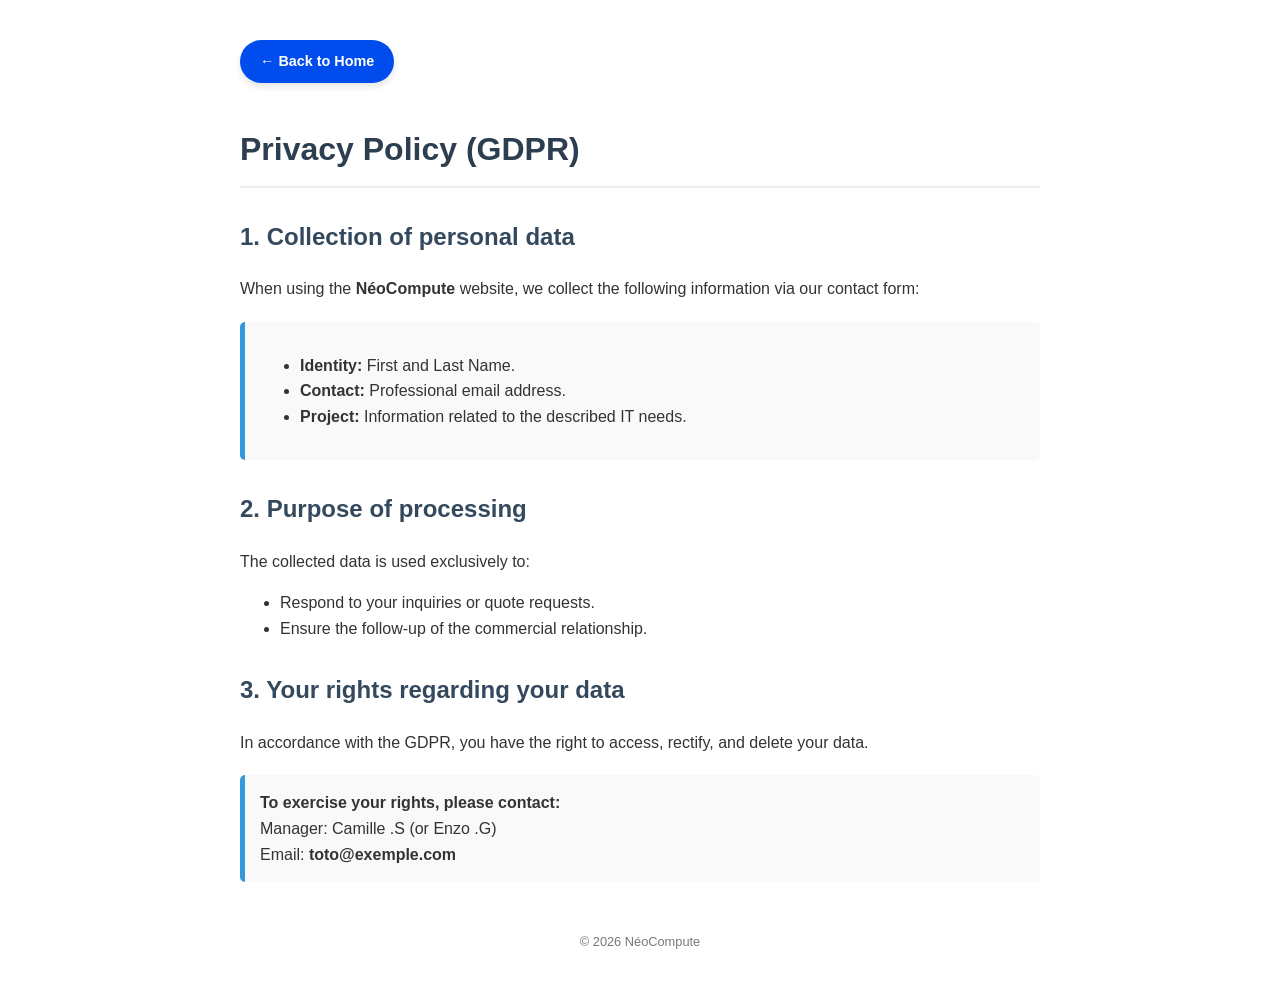
<file: en/privacy.html>
<!DOCTYPE html>
<html lang="en">

<head>
    <meta charset="UTF-8">
    <meta name="viewport" content="width=device-width, initial-scale=1.0">
    <title>Privacy Policy - NéoCompute</title>
    <style>
        body {
            font-family: sans-serif;
            line-height: 1.6;
            color: #333;
            max-width: 800px;
            margin: 40px auto;
            padding: 0 20px;
        }

        h1 {
            color: #2c3e50;
            border-bottom: 2px solid #eee;
            padding-bottom: 10px;
        }

        h2 {
            color: #34495e;
            margin-top: 30px;
        }

        .info-box {
            background: #f9f9f9;
            padding: 15px;
            border-radius: 5px;
            border-left: 5px solid #3498db;
            margin: 20px 0;
        }

        .back-button {
            display: inline-block;
            padding: 10px 20px;
            background-color: #004ced;
            color: white;
            text-decoration: none;
            border-radius: 50px;
            font-weight: 600;
            font-size: 0.9em;
            margin-bottom: 20px;
            transition: all 0.3s ease;
            box-shadow: 0 4px 6px rgba(0, 0, 0, 0.1);
        }

        .back-button:hover {
            background-color: #0037b3;
            transform: translateY(-2px);
            box-shadow: 0 6px 12px rgba(0, 0, 0, 0.15);
        }

        footer {
            margin-top: 50px;
            font-size: 0.8em;
            color: #777;
            text-align: center;
        }
    </style>
</head>

<body>

    <a href="index.html" class="back-button">← Back to Home</a>

    <h1>Privacy Policy (GDPR)</h1>

    <section>
        <h2>1. Collection of personal data</h2>
        <p>When using the <strong>NéoCompute</strong> website, we collect the following information via our contact form:</p>
        <div class="info-box">
            <ul>
                <li><strong>Identity:</strong> First and Last Name.</li>
                <li><strong>Contact:</strong> Professional email address.</li>
                <li><strong>Project:</strong> Information related to the described IT needs.</li>
            </ul>
        </div>
    </section>

    <section>
        <h2>2. Purpose of processing</h2>
        <p>The collected data is used exclusively to:</p>
        <ul>
            <li>Respond to your inquiries or quote requests.</li>
            <li>Ensure the follow-up of the commercial relationship.</li>
        </ul>
    </section>

    <section>
        <h2>3. Your rights regarding your data</h2>
        <p>In accordance with the GDPR, you have the right to access, rectify, and delete your data.</p>
        <div class="info-box">
            <strong>To exercise your rights, please contact:</strong><br>
            Manager: Camille .S (or Enzo .G)<br>
            Email: <strong>toto@exemple.com</strong>
        </div>
    </section>

    <footer>
        <p>&copy; 2026 NéoCompute </p>
    </footer>

</body>

</html>
</file>
